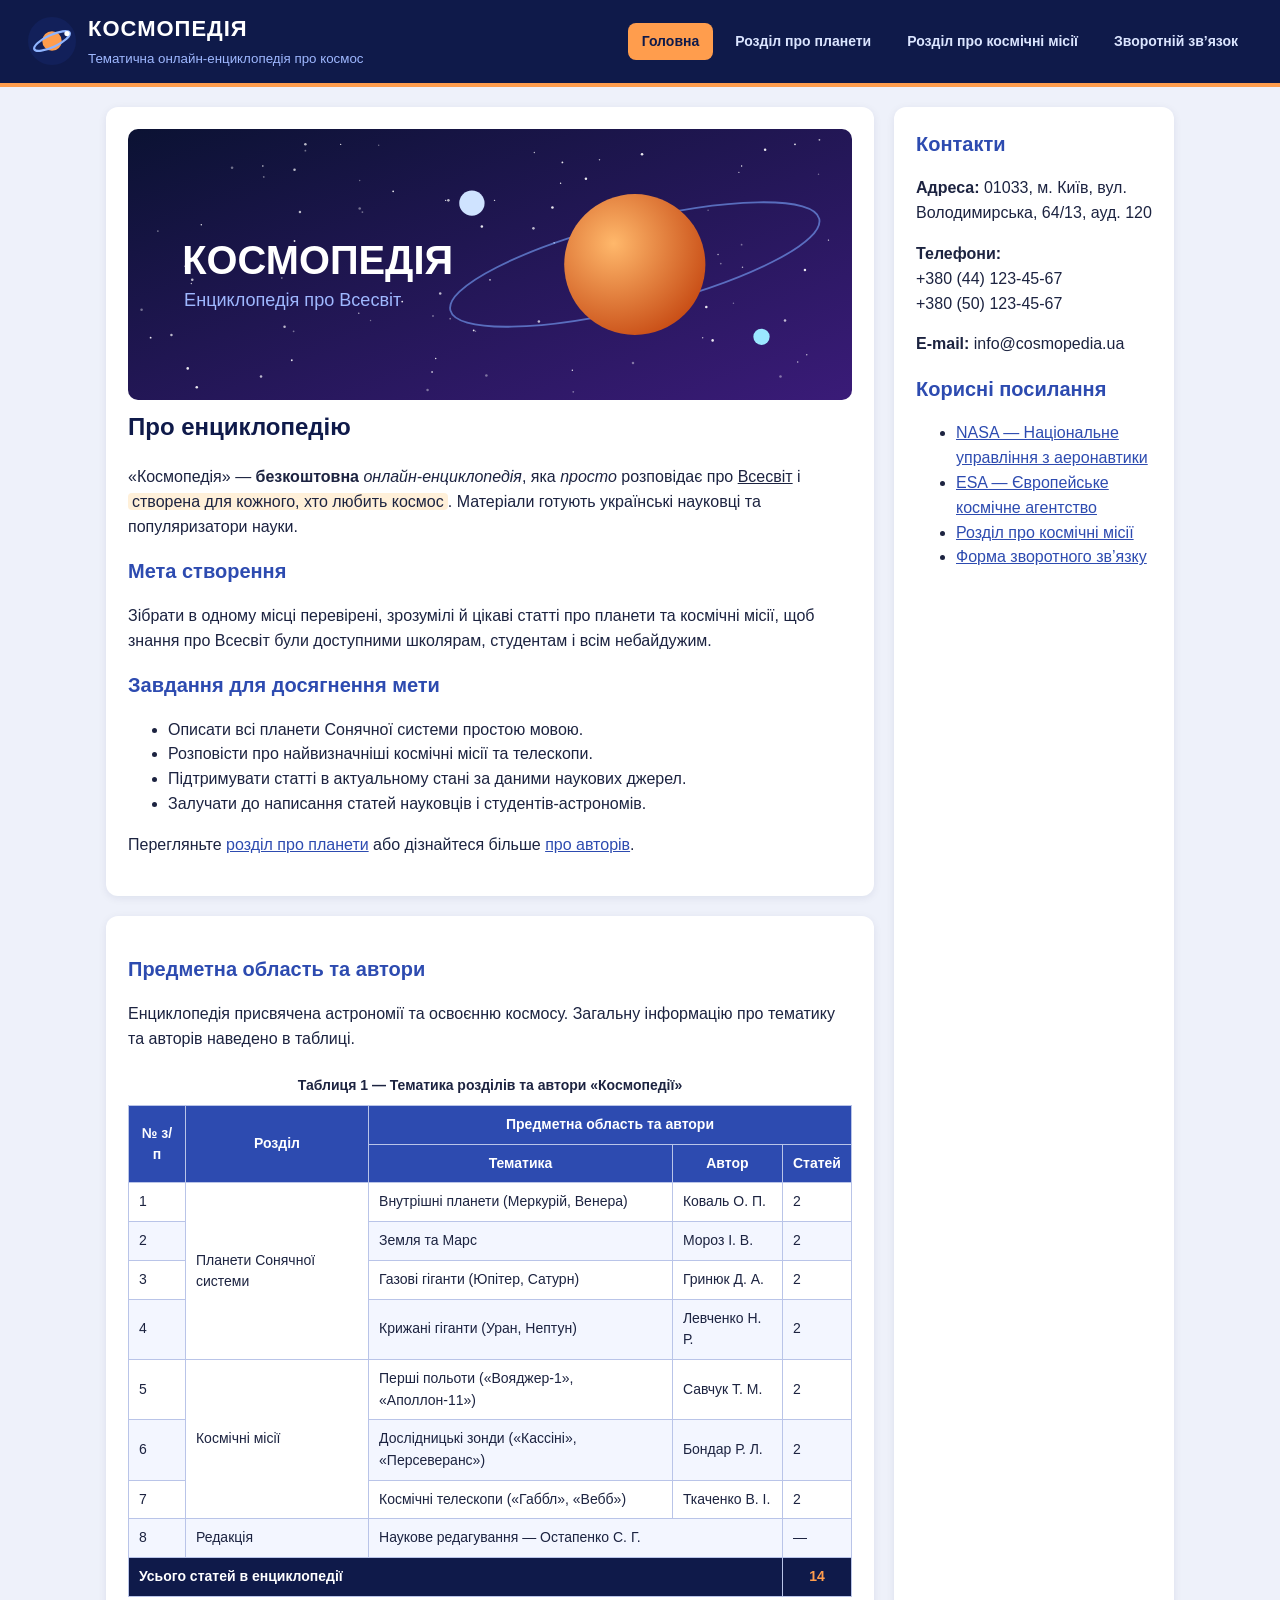
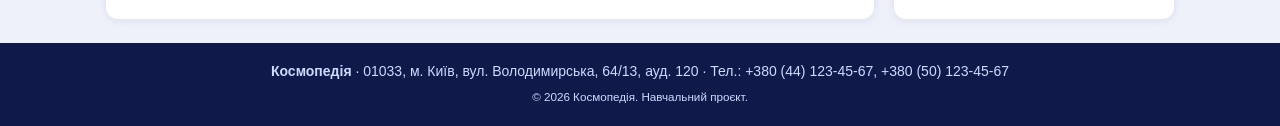
<file: index.html>
<!DOCTYPE html>
<html lang="uk">
<head>
  <meta charset="UTF-8">
  <meta name="viewport" content="width=device-width, initial-scale=1">
  <title>Головна — Космопедія</title>
  <link rel="stylesheet" href="css/style.css">
</head>
<body>
<header>
  <a class="brand" href="index.html"><img src="img/logo.svg" alt="Логотип Космопедії" width="48" height="48">
    <span><strong>КОСМОПЕДІЯ</strong><small>Тематична онлайн-енциклопедія про космос</small></span></a>
  <nav><ul><li><a href="index.html" class="active">Головна</a></li><li><a href="planets.html">Розділ про планети</a></li><li><a href="missions.html">Розділ про космічні місії</a></li><li><a href="feedback.html">Зворотній зв’язок</a></li></ul></nav>
</header>
<div class="layout">
<main>
  <article id="about">
    <img class="hero" src="img/hero.svg" alt="Планета з орбітою на тлі зоряного неба">
    <h1>Про енциклопедію</h1>
    <p>«Космопедія» — <b>безкоштовна</b> <i>онлайн-енциклопедія</i>, яка <em>просто</em> розповідає про <u>Всесвіт</u> і <span class="hl">створена для кожного, хто любить космос</span>. Матеріали готують українські науковці та популяризатори науки.</p>
    <h2>Мета створення</h2>
    <p>Зібрати в одному місці перевірені, зрозумілі й цікаві статті про планети та космічні місії, щоб знання про Всесвіт були доступними школярам, студентам і всім небайдужим.</p>
    <h2>Завдання для досягнення мети</h2>
    <ul>
      <li>Описати всі планети Сонячної системи простою мовою.</li>
      <li>Розповісти про найвизначніші космічні місії та телескопи.</li>
      <li>Підтримувати статті в актуальному стані за даними наукових джерел.</li>
      <li>Залучати до написання статей науковців і студентів-астрономів.</li>
    </ul>
    <p>Перегляньте <a href="planets.html">розділ про планети</a> або дізнайтеся більше <a href="#authors">про авторів</a>.</p>
  </article>
  <article id="authors">
    <h2>Предметна область та автори</h2>
    <p>Енциклопедія присвячена астрономії та освоєнню космосу. Загальну інформацію про тематику та авторів наведено в таблиці.</p>
    <div class="scroll"><table>
      <caption>Таблиця 1 — Тематика розділів та автори «Космопедії»</caption>
      <thead>
        <tr><th rowspan="2">№ з/п</th><th rowspan="2">Розділ</th><th colspan="3">Предметна область та автори</th></tr>
        <tr><th>Тематика</th><th>Автор</th><th>Статей</th></tr>
      </thead>
      <tbody>
        <tr><td>1</td><td rowspan="4">Планети Сонячної системи</td><td>Внутрішні планети (Меркурій, Венера)</td><td>Коваль О. П.</td><td>2</td></tr>
        <tr><td>2</td><td>Земля та Марс</td><td>Мороз І. В.</td><td>2</td></tr>
        <tr><td>3</td><td>Газові гіганти (Юпітер, Сатурн)</td><td>Гринюк Д. А.</td><td>2</td></tr>
        <tr><td>4</td><td>Крижані гіганти (Уран, Нептун)</td><td>Левченко Н. Р.</td><td>2</td></tr>
        <tr><td>5</td><td rowspan="3">Космічні місії</td><td>Перші польоти («Вояджер-1», «Аполлон-11»)</td><td>Савчук Т. М.</td><td>2</td></tr>
        <tr><td>6</td><td>Дослідницькі зонди («Кассіні», «Персеверанс»)</td><td>Бондар Р. Л.</td><td>2</td></tr>
        <tr><td>7</td><td>Космічні телескопи («Габбл», «Вебб»)</td><td>Ткаченко В. І.</td><td>2</td></tr>
        <tr><td>8</td><td>Редакція</td><td colspan="2">Наукове редагування — Остапенко С. Г.</td><td>—</td></tr>
      </tbody>
      <tfoot><tr><th colspan="4">Усього статей в енциклопедії</th><td>14</td></tr></tfoot>
    </table></div>
  </article>
</main>
<aside>
  <h2>Контакти</h2>
  <p><b>Адреса:</b> 01033, м. Київ, вул. Володимирська, 64/13, ауд. 120</p>
  <p><b>Телефони:</b><br>+380 (44) 123-45-67<br>+380 (50) 123-45-67</p>
  <p><b>E-mail:</b> info@cosmopedia.ua</p>
  <h2>Корисні посилання</h2>
  <ul>
    <li><a href="https://www.nasa.gov/" target="_blank" rel="noopener">NASA — Національне управління з аеронавтики</a></li>
    <li><a href="https://www.esa.int/" target="_blank" rel="noopener">ESA — Європейське космічне агентство</a></li>
    <li><a href="missions.html">Розділ про космічні місії</a></li>
    <li><a href="feedback.html">Форма зворотного зв’язку</a></li>
  </ul>
</aside>
</div>
<footer>
  <p><b>Космопедія</b> · 01033, м. Київ, вул. Володимирська, 64/13, ауд. 120 · Тел.: +380 (44) 123-45-67, +380 (50) 123-45-67</p>
  <p><small>© 2026 Космопедія. Навчальний проєкт.</small></p>
</footer>
</body>
</html>
</file>
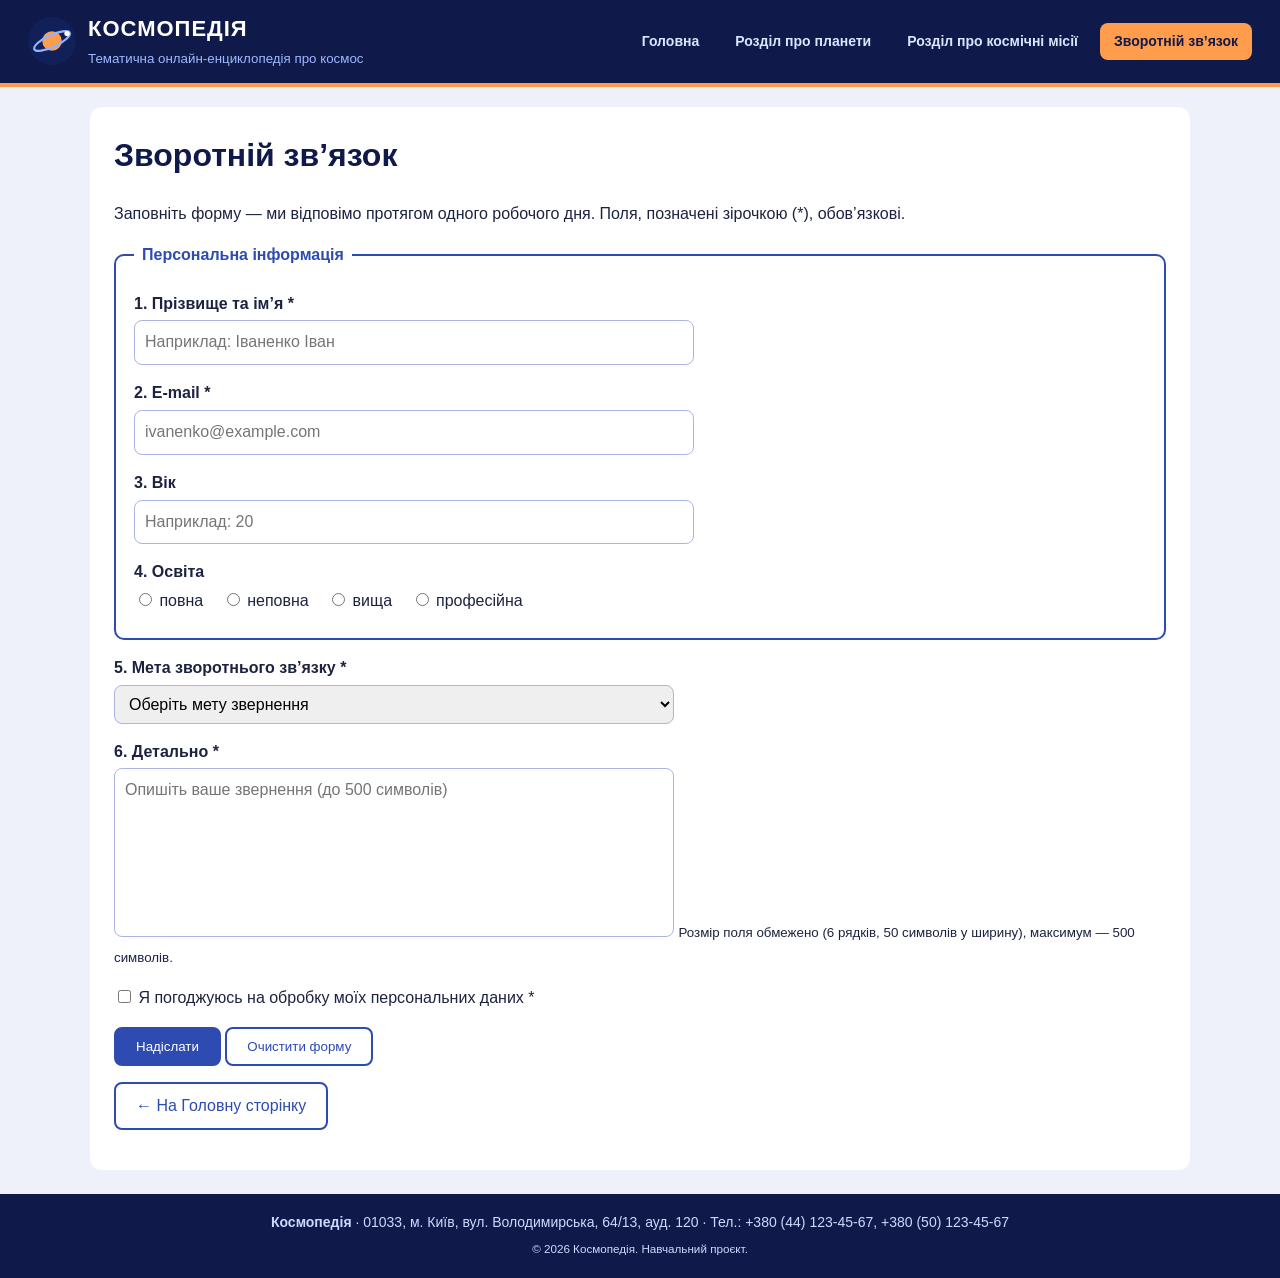
<file: feedback.html>
<!DOCTYPE html>
<html lang="uk">
<head>
  <meta charset="UTF-8">
  <meta name="viewport" content="width=device-width, initial-scale=1">
  <title>Зворотній зв’язок — Космопедія</title>
  <link rel="stylesheet" href="css/style.css">
</head>
<body>
<header>
  <a class="brand" href="index.html"><img src="img/logo.svg" alt="Логотип Космопедії" width="48" height="48">
    <span><strong>КОСМОПЕДІЯ</strong><small>Тематична онлайн-енциклопедія про космос</small></span></a>
  <nav><ul><li><a href="index.html">Головна</a></li><li><a href="planets.html">Розділ про планети</a></li><li><a href="missions.html">Розділ про космічні місії</a></li><li><a href="feedback.html" class="active">Зворотній зв’язок</a></li></ul></nav>
</header>
<main class="wide">
  <h1>Зворотній зв’язок</h1>
  <p>Заповніть форму — ми відповімо протягом одного робочого дня. Поля, позначені зірочкою (*), обов’язкові.</p>
  <form action="#" method="post">
    <fieldset>
      <legend>Персональна інформація</legend>
      <p><label for="name">1. Прізвище та ім’я *</label><input type="text" id="name" name="name" placeholder="Наприклад: Іваненко Іван" required></p>
      <p><label for="email">2. E-mail *</label><input type="email" id="email" name="email" placeholder="ivanenko@example.com" required></p>
      <p><label for="age">3. Вік</label><input type="number" id="age" name="age" min="5" max="120" placeholder="Наприклад: 20"></p>
      <p><span class="lbl">4. Освіта</span>
        <label class="inl"><input type="radio" name="edu" value="full"> повна</label>
        <label class="inl"><input type="radio" name="edu" value="basic"> неповна</label>
        <label class="inl"><input type="radio" name="edu" value="higher"> вища</label>
        <label class="inl"><input type="radio" name="edu" value="vocational"> професійна</label></p>
    </fieldset>
    <p><label for="goal">5. Мета зворотнього зв’язку *</label>
      <select id="goal" name="goal" required>
        <option value="" selected disabled>Оберіть мету звернення</option>
        <option value="cooperation">співпраця</option>
        <option value="complaint">скарга на порушення права власності</option>
        <option value="proposal">пропозиція</option>
        <option value="error">наявність помилки</option>
      </select></p>
    <p><label for="details">6. Детально *</label>
      <textarea id="details" name="details" rows="6" cols="50" maxlength="500" placeholder="Опишіть ваше звернення (до 500 символів)" required></textarea>
      <small>Розмір поля обмежено (6 рядків, 50 символів у ширину), максимум — 500 символів.</small></p>
    <p><label class="inl"><input type="checkbox" name="agree" required> Я погоджуюсь на обробку моїх персональних даних *</label></p>
    <p><button type="submit">Надіслати</button> <button type="reset" class="alt">Очистити форму</button></p>
  </form>
  <p><a class="btn" href="index.html">← На Головну сторінку</a></p>
</main>
<footer>
  <p><b>Космопедія</b> · 01033, м. Київ, вул. Володимирська, 64/13, ауд. 120 · Тел.: +380 (44) 123-45-67, +380 (50) 123-45-67</p>
  <p><small>© 2026 Космопедія. Навчальний проєкт.</small></p>
</footer>
</body>
</html>
</file>
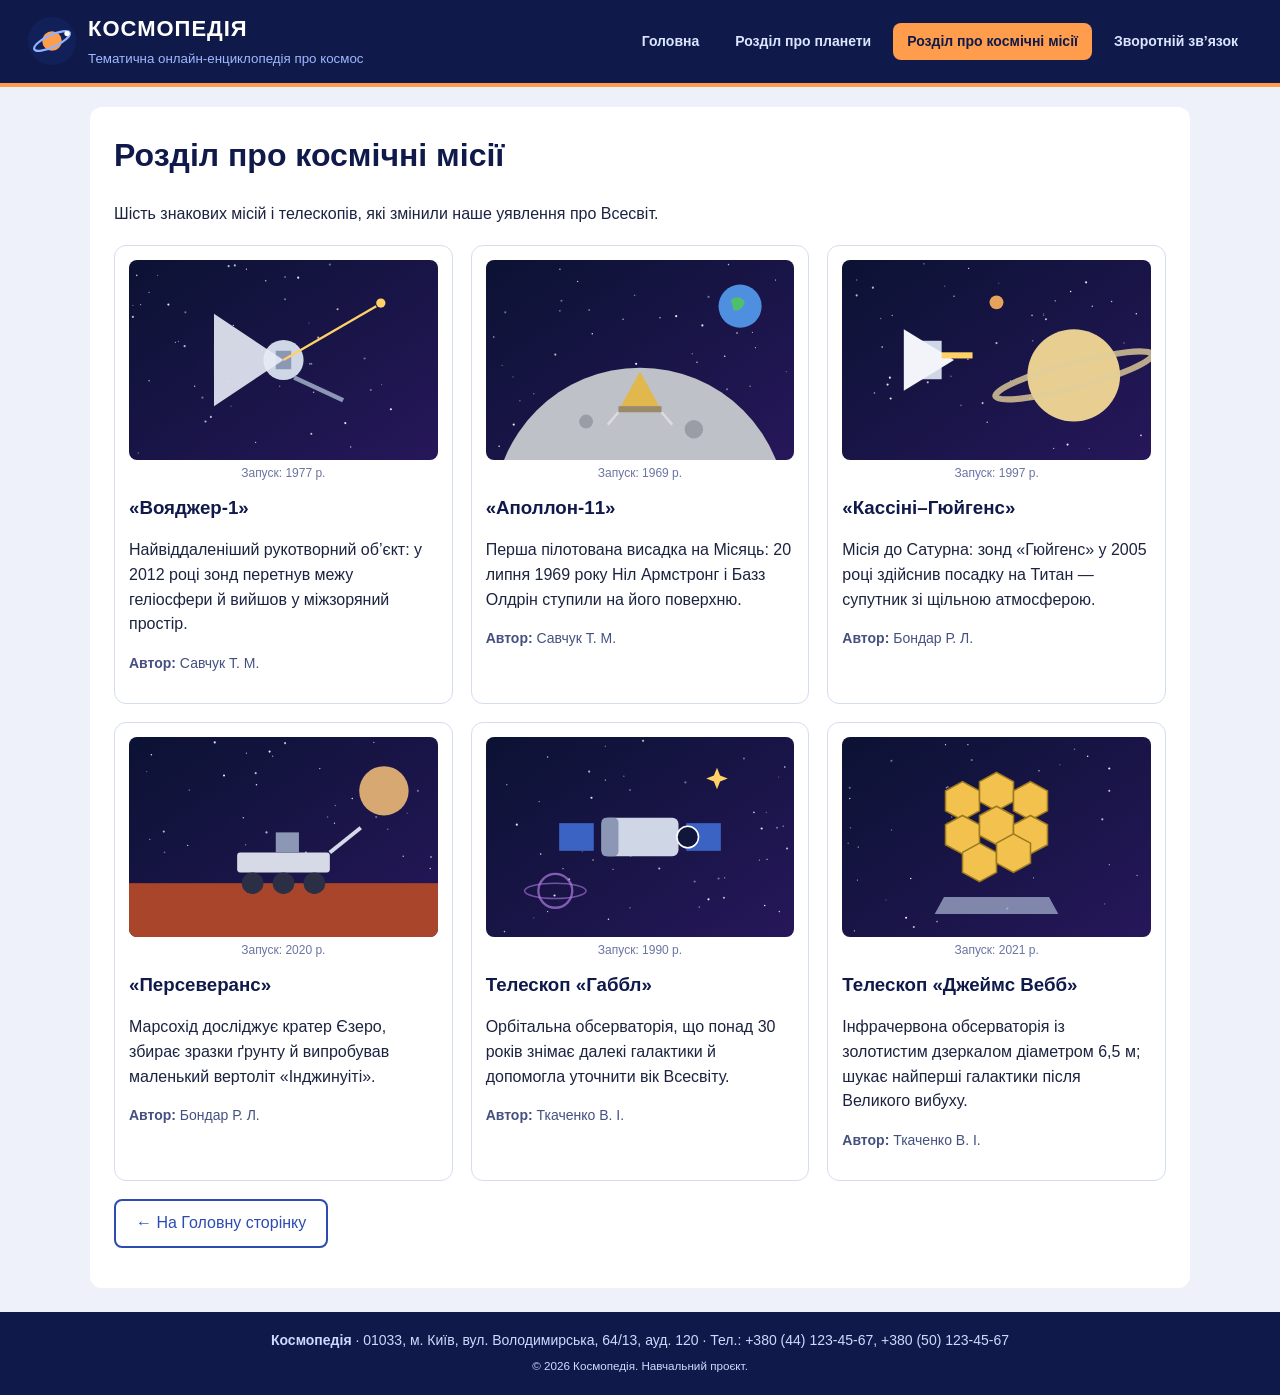
<file: missions.html>
<!DOCTYPE html>
<html lang="uk">
<head>
  <meta charset="UTF-8">
  <meta name="viewport" content="width=device-width, initial-scale=1">
  <title>Розділ про космічні місії — Космопедія</title>
  <link rel="stylesheet" href="css/style.css">
</head>
<body>
<header>
  <a class="brand" href="index.html"><img src="img/logo.svg" alt="Логотип Космопедії" width="48" height="48">
    <span><strong>КОСМОПЕДІЯ</strong><small>Тематична онлайн-енциклопедія про космос</small></span></a>
  <nav><ul><li><a href="index.html">Головна</a></li><li><a href="planets.html">Розділ про планети</a></li><li><a href="missions.html" class="active">Розділ про космічні місії</a></li><li><a href="feedback.html">Зворотній зв’язок</a></li></ul></nav>
</header>
<main class="wide">
  <h1>Розділ про космічні місії</h1>
  <p>Шість знакових місій і телескопів, які змінили наше уявлення про Всесвіт.</p>
  <div class="grid">
    <article class="card"><figure><img src="img/voyager1.svg" alt="Ілюстрація: «Вояджер-1»" width="400" height="260"><figcaption>Запуск: 1977 р.</figcaption></figure>
      <h3>«Вояджер-1»</h3><p>Найвіддаленіший рукотворний об’єкт: у 2012 році зонд перетнув межу геліосфери й вийшов у міжзоряний простір.</p><p class="author"><b>Автор:</b> Савчук Т. М.</p></article>
    <article class="card"><figure><img src="img/apollo11.svg" alt="Ілюстрація: «Аполлон-11»" width="400" height="260"><figcaption>Запуск: 1969 р.</figcaption></figure>
      <h3>«Аполлон-11»</h3><p>Перша пілотована висадка на Місяць: 20 липня 1969 року Ніл Армстронг і Базз Олдрін ступили на його поверхню.</p><p class="author"><b>Автор:</b> Савчук Т. М.</p></article>
    <article class="card"><figure><img src="img/cassini.svg" alt="Ілюстрація: «Кассіні–Гюйгенс»" width="400" height="260"><figcaption>Запуск: 1997 р.</figcaption></figure>
      <h3>«Кассіні–Гюйгенс»</h3><p>Місія до Сатурна: зонд «Гюйгенс» у 2005 році здійснив посадку на Титан — супутник зі щільною атмосферою.</p><p class="author"><b>Автор:</b> Бондар Р. Л.</p></article>
    <article class="card"><figure><img src="img/perseverance.svg" alt="Ілюстрація: «Персеверанс»" width="400" height="260"><figcaption>Запуск: 2020 р.</figcaption></figure>
      <h3>«Персеверанс»</h3><p>Марсохід досліджує кратер Єзеро, збирає зразки ґрунту й випробував маленький вертоліт «Інджинуіті».</p><p class="author"><b>Автор:</b> Бондар Р. Л.</p></article>
    <article class="card"><figure><img src="img/hubble.svg" alt="Ілюстрація: Телескоп «Габбл»" width="400" height="260"><figcaption>Запуск: 1990 р.</figcaption></figure>
      <h3>Телескоп «Габбл»</h3><p>Орбітальна обсерваторія, що понад 30 років знімає далекі галактики й допомогла уточнити вік Всесвіту.</p><p class="author"><b>Автор:</b> Ткаченко В. І.</p></article>
    <article class="card"><figure><img src="img/webb.svg" alt="Ілюстрація: Телескоп «Джеймс Вебб»" width="400" height="260"><figcaption>Запуск: 2021 р.</figcaption></figure>
      <h3>Телескоп «Джеймс Вебб»</h3><p>Інфрачервона обсерваторія із золотистим дзеркалом діаметром 6,5 м; шукає найперші галактики після Великого вибуху.</p><p class="author"><b>Автор:</b> Ткаченко В. І.</p></article>
  </div>
  <p><a class="btn" href="index.html">← На Головну сторінку</a></p>
</main>
<footer>
  <p><b>Космопедія</b> · 01033, м. Київ, вул. Володимирська, 64/13, ауд. 120 · Тел.: +380 (44) 123-45-67, +380 (50) 123-45-67</p>
  <p><small>© 2026 Космопедія. Навчальний проєкт.</small></p>
</footer>
</body>
</html>
</file>
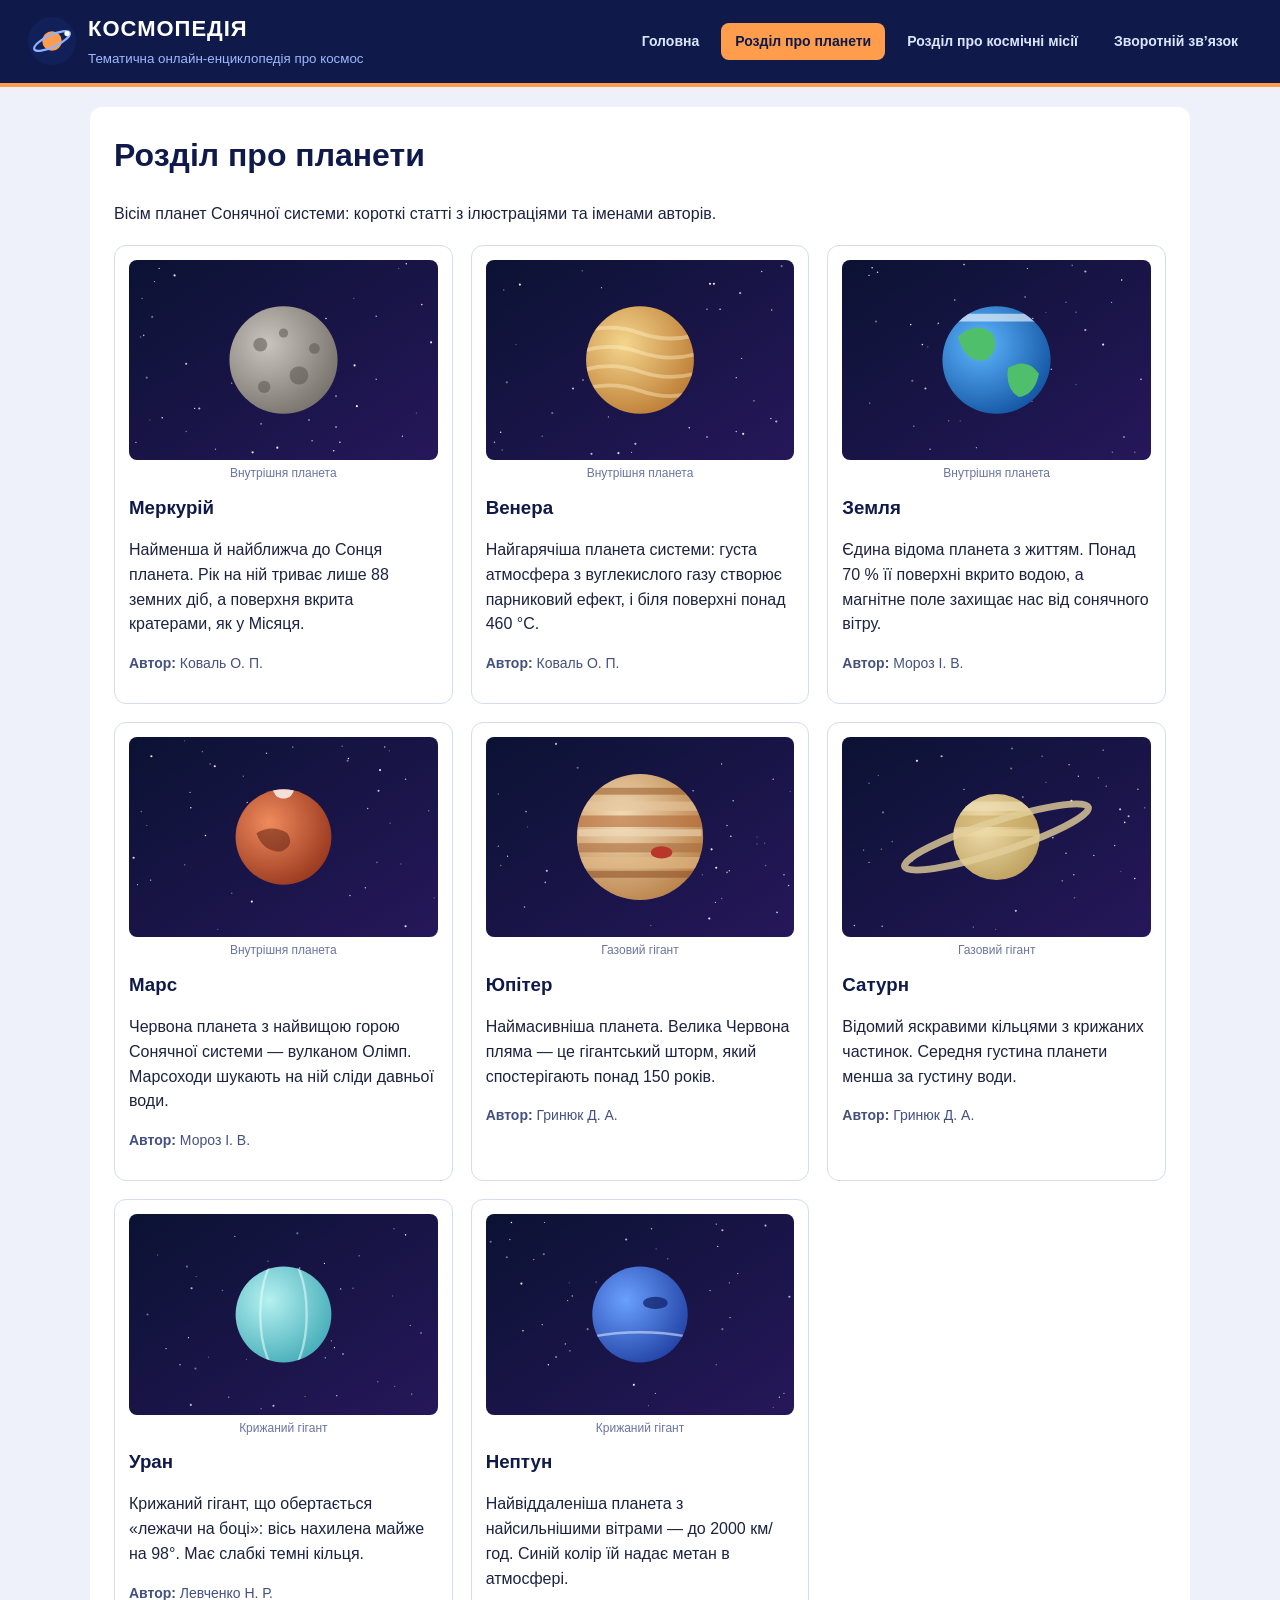
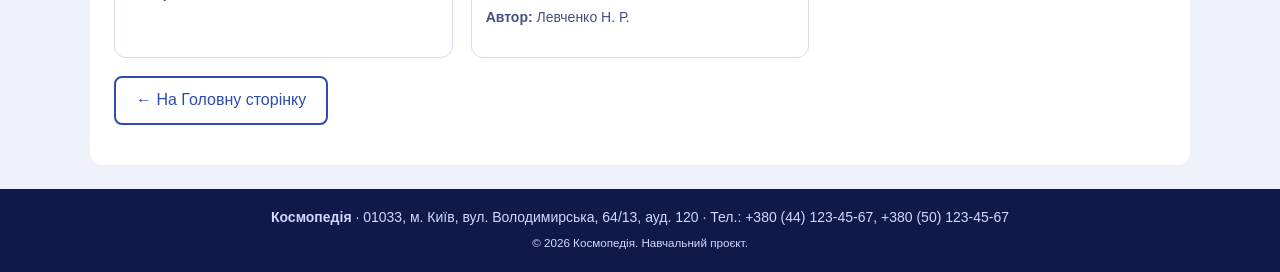
<file: planets.html>
<!DOCTYPE html>
<html lang="uk">
<head>
  <meta charset="UTF-8">
  <meta name="viewport" content="width=device-width, initial-scale=1">
  <title>Розділ про планети — Космопедія</title>
  <link rel="stylesheet" href="css/style.css">
</head>
<body>
<header>
  <a class="brand" href="index.html"><img src="img/logo.svg" alt="Логотип Космопедії" width="48" height="48">
    <span><strong>КОСМОПЕДІЯ</strong><small>Тематична онлайн-енциклопедія про космос</small></span></a>
  <nav><ul><li><a href="index.html">Головна</a></li><li><a href="planets.html" class="active">Розділ про планети</a></li><li><a href="missions.html">Розділ про космічні місії</a></li><li><a href="feedback.html">Зворотній зв’язок</a></li></ul></nav>
</header>
<main class="wide">
  <h1>Розділ про планети</h1>
  <p>Вісім планет Сонячної системи: короткі статті з ілюстраціями та іменами авторів.</p>
  <div class="grid">
    <article class="card"><figure><img src="img/mercury.svg" alt="Ілюстрація: Меркурій" width="400" height="260"><figcaption>Внутрішня планета</figcaption></figure>
      <h3>Меркурій</h3><p>Найменша й найближча до Сонця планета. Рік на ній триває лише 88 земних діб, а поверхня вкрита кратерами, як у Місяця.</p><p class="author"><b>Автор:</b> Коваль О. П.</p></article>
    <article class="card"><figure><img src="img/venus.svg" alt="Ілюстрація: Венера" width="400" height="260"><figcaption>Внутрішня планета</figcaption></figure>
      <h3>Венера</h3><p>Найгарячіша планета системи: густа атмосфера з вуглекислого газу створює парниковий ефект, і біля поверхні понад 460 °C.</p><p class="author"><b>Автор:</b> Коваль О. П.</p></article>
    <article class="card"><figure><img src="img/earth.svg" alt="Ілюстрація: Земля" width="400" height="260"><figcaption>Внутрішня планета</figcaption></figure>
      <h3>Земля</h3><p>Єдина відома планета з життям. Понад 70 % її поверхні вкрито водою, а магнітне поле захищає нас від сонячного вітру.</p><p class="author"><b>Автор:</b> Мороз І. В.</p></article>
    <article class="card"><figure><img src="img/mars.svg" alt="Ілюстрація: Марс" width="400" height="260"><figcaption>Внутрішня планета</figcaption></figure>
      <h3>Марс</h3><p>Червона планета з найвищою горою Сонячної системи — вулканом Олімп. Марсоходи шукають на ній сліди давньої води.</p><p class="author"><b>Автор:</b> Мороз І. В.</p></article>
    <article class="card"><figure><img src="img/jupiter.svg" alt="Ілюстрація: Юпітер" width="400" height="260"><figcaption>Газовий гігант</figcaption></figure>
      <h3>Юпітер</h3><p>Наймасивніша планета. Велика Червона пляма — це гігантський шторм, який спостерігають понад 150 років.</p><p class="author"><b>Автор:</b> Гринюк Д. А.</p></article>
    <article class="card"><figure><img src="img/saturn.svg" alt="Ілюстрація: Сатурн" width="400" height="260"><figcaption>Газовий гігант</figcaption></figure>
      <h3>Сатурн</h3><p>Відомий яскравими кільцями з крижаних частинок. Середня густина планети менша за густину води.</p><p class="author"><b>Автор:</b> Гринюк Д. А.</p></article>
    <article class="card"><figure><img src="img/uranus.svg" alt="Ілюстрація: Уран" width="400" height="260"><figcaption>Крижаний гігант</figcaption></figure>
      <h3>Уран</h3><p>Крижаний гігант, що обертається «лежачи на боці»: вісь нахилена майже на 98°. Має слабкі темні кільця.</p><p class="author"><b>Автор:</b> Левченко Н. Р.</p></article>
    <article class="card"><figure><img src="img/neptune.svg" alt="Ілюстрація: Нептун" width="400" height="260"><figcaption>Крижаний гігант</figcaption></figure>
      <h3>Нептун</h3><p>Найвіддаленіша планета з найсильнішими вітрами — до 2000 км/год. Синій колір їй надає метан в атмосфері.</p><p class="author"><b>Автор:</b> Левченко Н. Р.</p></article>
  </div>
  <p><a class="btn" href="index.html">← На Головну сторінку</a></p>
</main>
<footer>
  <p><b>Космопедія</b> · 01033, м. Київ, вул. Володимирська, 64/13, ауд. 120 · Тел.: +380 (44) 123-45-67, +380 (50) 123-45-67</p>
  <p><small>© 2026 Космопедія. Навчальний проєкт.</small></p>
</footer>
</body>
</html>
</file>
<file: css/style.css>
* { box-sizing: border-box; }
body { margin: 0; font-family: "Segoe UI", Arial, sans-serif; color: #1c2340; background: #eef1fa; line-height: 1.55; }
header { display: flex; flex-wrap: wrap; align-items: center; justify-content: space-between; gap: 12px; padding: 12px 28px; background: #0f1a4a; border-bottom: 4px solid #ff9d4d; }
.brand { display: flex; align-items: center; gap: 12px; color: #fff; text-decoration: none; }
.brand strong { display: block; font-size: 22px; letter-spacing: 1px; }
.brand small { color: #9fb8ff; }
nav ul { display: flex; flex-wrap: wrap; gap: 8px; margin: 0; padding: 0; list-style: none; }
nav a { display: block; padding: 8px 14px; border-radius: 8px; color: #dbe5ff; text-decoration: none; font-weight: 600; font-size: 14px; }
nav a:hover, nav a.active { background: #ff9d4d; color: #0f1a4a; }
.layout { display: grid; grid-template-columns: 1fr 280px; gap: 20px; max-width: 1100px; margin: 20px auto; padding: 0 16px; }
main.wide { max-width: 1100px; margin: 20px auto; padding: 24px; background: #fff; border-radius: 12px; }
article, aside { background: #fff; border-radius: 12px; padding: 22px; box-shadow: 0 2px 8px rgba(15,26,74,.08); }
main > article + article { margin-top: 20px; }
h1 { margin-top: 0; color: #0f1a4a; } h2 { color: #2d4bb0; font-size: 20px; }
.hero { width: 100%; height: auto; border-radius: 10px; }
.hl { background: #fff0d9; padding: 0 4px; border-radius: 4px; }
a { color: #2d4bb0; }
aside h2:first-child { margin-top: 0; }
.scroll { overflow-x: auto; }
table { width: 100%; border-collapse: collapse; font-size: 14px; }
caption { font-weight: 700; padding: 8px; }
th, td { border: 1px solid #b9c4e8; padding: 8px 10px; text-align: left; vertical-align: middle; }
thead th { background: #2d4bb0; color: #fff; text-align: center; }
tbody tr:nth-child(even) { background: #f3f6ff; }
tfoot th { background: #0f1a4a; color: #fff; } tfoot td { background: #0f1a4a; color: #ff9d4d; font-weight: 700; text-align: center; }
.grid { display: grid; grid-template-columns: repeat(auto-fill, minmax(250px, 1fr)); gap: 18px; margin: 18px 0; }
.card { padding: 14px; border: 1px solid #d5dcf2; border-radius: 12px; box-shadow: none; }
.card figure { margin: 0 0 10px; } .card img { width: 100%; height: auto; border-radius: 8px; display: block; }
figcaption { font-size: 12px; color: #6a74a0; margin-top: 4px; text-align: center; }
.card h3 { margin: 4px 0; color: #0f1a4a; } .author { font-size: 14px; color: #44507f; }
.btn, button { display: inline-block; padding: 10px 20px; border-radius: 8px; border: 2px solid #2d4bb0; background: #2d4bb0; color: #fff; font: 600 15px inherit; text-decoration: none; cursor: pointer; }
.btn { background: #fff; color: #2d4bb0; } button.alt { background: #fff; color: #2d4bb0; }
form label:not(.inl), .lbl { display: block; font-weight: 600; margin-bottom: 4px; }
.inl { margin-right: 14px; font-weight: 400; }
input[type=text], input[type=email], input[type=number], select, textarea { width: 100%; max-width: 560px; padding: 9px 10px; border: 1px solid #aab6e0; border-radius: 8px; font: inherit; }
textarea { resize: none; }
fieldset { border: 2px solid #2d4bb0; border-radius: 10px; margin: 0 0 16px; padding: 8px 18px; }
legend { padding: 0 8px; font-weight: 700; color: #2d4bb0; }
footer { background: #0f1a4a; color: #cfd9ff; text-align: center; padding: 14px; margin-top: 24px; font-size: 14px; }
footer p { margin: 4px 0; }
@media (max-width: 800px) { .layout { grid-template-columns: 1fr; } }
</file>
